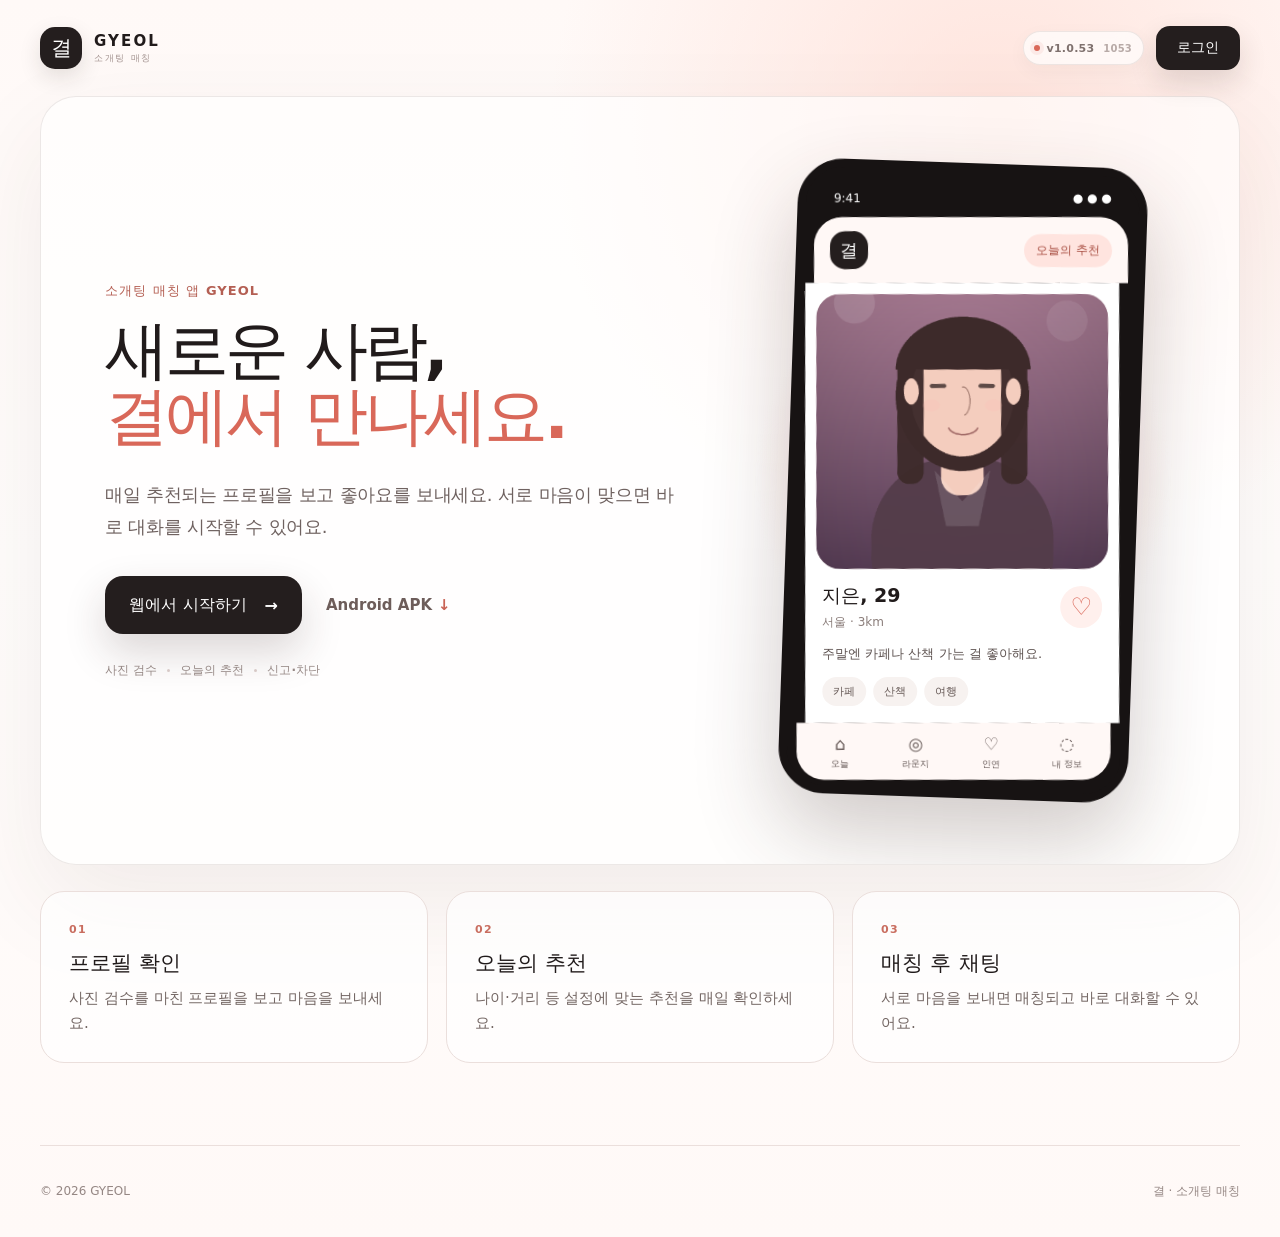
<file: index.html>
<!doctype html>
<html lang="ko">
<head>
  <meta charset="utf-8" />
  <meta name="viewport" content="width=device-width, initial-scale=1" />
  <meta name="theme-color" content="#fff9f7" />
  <meta name="description" content="결(GYEOL) — 매일 새로운 프로필을 추천받고, 매칭되면 바로 대화하세요." />
  <title>결 · GYEOL</title>
  <link rel="stylesheet" href="./styles.css" />
</head>
<body>
  <main class="site-shell">
    <nav class="topbar" aria-label="주요 메뉴">
      <a class="brand" href="./" aria-label="결 홈">
        <span class="brand-mark">결</span>
        <span class="brand-copy"><strong>GYEOL</strong><small>소개팅 매칭</small></span>
      </a>
      <div class="topbar-actions">
        <span class="version-chip" aria-label="빌드 버전"><i></i><span id="siteVersion">v--</span><em id="siteBuild">--</em></span>
        <button class="login-trigger" id="loginTrigger" type="button" aria-haspopup="dialog" aria-controls="loginDialog">로그인</button>
      </div>
    </nav>

    <section class="hero" aria-labelledby="heroTitle">
      <div class="hero-copy">
        <p class="eyebrow">소개팅 매칭 앱 GYEOL</p>
        <h1 id="heroTitle">새로운 사람,<br /><em>결에서 만나세요.</em></h1>
        <p class="lead">매일 추천되는 프로필을 보고 좋아요를 보내세요. 서로 마음이 맞으면 바로 대화를 시작할 수 있어요.</p>
        <div class="hero-actions" id="download">
          <button class="download" id="heroLoginTrigger" type="button">웹에서 시작하기 <span aria-hidden="true">→</span></button>
          <a class="text-action" href="https://github.com/programmer119/gyeol-apk/releases/latest/download/GYEOL.apk">Android APK <span aria-hidden="true">↓</span></a>
        </div>
        <div class="trust-row" aria-label="서비스 핵심 기능">
          <span>사진 검수</span><span>오늘의 추천</span><span>신고·차단</span>
        </div>
      </div>

      <div class="hero-visual" aria-label="결 앱 미리보기">
        <div class="visual-glow"></div>
        <div class="phone">
          <div class="phone-top"><span>9:41</span><span>● ● ●</span></div>
          <div class="app-head"><span class="app-logo">결</span><span class="pill">오늘의 추천</span></div>
          <article class="profile-card">
            <img class="portrait" src="./review-assets/review-user-b.png" alt="프로필 예시" />
            <div class="profile-meta">
              <div><strong>지은, 29</strong><span>서울 · 3km</span></div>
              <button type="button" aria-label="좋아요">♡</button>
            </div>
            <p>주말엔 카페나 산책 가는 걸 좋아해요.</p>
            <div class="tags"><span>카페</span><span>산책</span><span>여행</span></div>
          </article>
          <div class="bottom-nav"><span>⌂<small>오늘</small></span><span>◎<small>라운지</small></span><span>♡<small>인연</small></span><span>◌<small>내 정보</small></span></div>
        </div>
      </div>
    </section>

    <section class="principles" aria-label="결 서비스 원칙">
      <article><span>01</span><h2>프로필 확인</h2><p>사진 검수를 마친 프로필을 보고 마음을 보내세요.</p></article>
      <article><span>02</span><h2>오늘의 추천</h2><p>나이·거리 등 설정에 맞는 추천을 매일 확인하세요.</p></article>
      <article><span>03</span><h2>매칭 후 채팅</h2><p>서로 마음을 보내면 매칭되고 바로 대화할 수 있어요.</p></article>
    </section>

    <footer><span>© 2026 GYEOL</span><span>결 · 소개팅 매칭</span></footer>
  </main>

  <div class="login-dialog-backdrop" id="loginDialog" hidden>
    <section class="login-dialog" role="dialog" aria-modal="true" aria-labelledby="loginDialogTitle">
      <button class="dialog-close" id="loginClose" type="button" aria-label="로그인 창 닫기">×</button>
      <div class="dialog-heading">
        <span class="dialog-brand">결</span>
        <div><p>GYEOL ACCOUNT</p><h2 id="loginDialogTitle">로그인</h2></div>
      </div>

      <div class="demo-account-box" id="demoAccountBox">
        <div class="demo-account-head">
          <label for="demoAccountSelect">시연 계정 선택</label>
          <span class="account-info" aria-hidden="true">i</span>
        </div>
        <select id="demoAccountSelect" aria-label="시연 계정 선택">
          <option value="">계정을 선택하세요</option>
          <option value="USER">일반 사용자</option>
          <option value="ADMIN">관리자</option>
        </select>
        <small>선택하면 실제 검수 계정이 로그인 입력란에 자동으로 채워집니다.</small>
      </div>

      <form class="auth-form" id="authForm" novalidate>
        <div class="auth-mode-row" id="authModeRow">
          <strong id="authModeTitle">로그인</strong>
          <button id="authModeToggle" type="button">회원가입</button>
        </div>

        <label class="field"><span>이메일</span><input id="authEmail" name="email" type="email" autocomplete="email" placeholder="name@example.com" required /></label>
        <label class="field"><span>비밀번호</span><input id="authPassword" name="password" type="password" autocomplete="current-password" minlength="10" placeholder="비밀번호" required /></label>
        <label class="field signup-only" id="confirmField" hidden><span>비밀번호 확인</span><input id="authConfirmPassword" name="confirmPassword" type="password" autocomplete="new-password" minlength="10" /></label>
        <label class="agreement signup-only" id="agreementField" hidden><input id="authAgreement" type="checkbox" /><span>만 18세 이상이며 이용약관과 개인정보 처리방침에 동의합니다.</span></label>

        <div class="auth-error" id="authError" role="alert" hidden></div>
        <button class="auth-submit" id="authSubmit" type="submit">로그인</button>
      </form>

      <p class="dialog-footnote" id="dialogFootnote">일반 회원은 앱 화면으로, 관리자는 관리자 화면으로 이동합니다.</p>
    </section>
  </div>

  <script src="./version.js"></script>
  <script src="./app.js"></script>
</body>
</html>
</file>
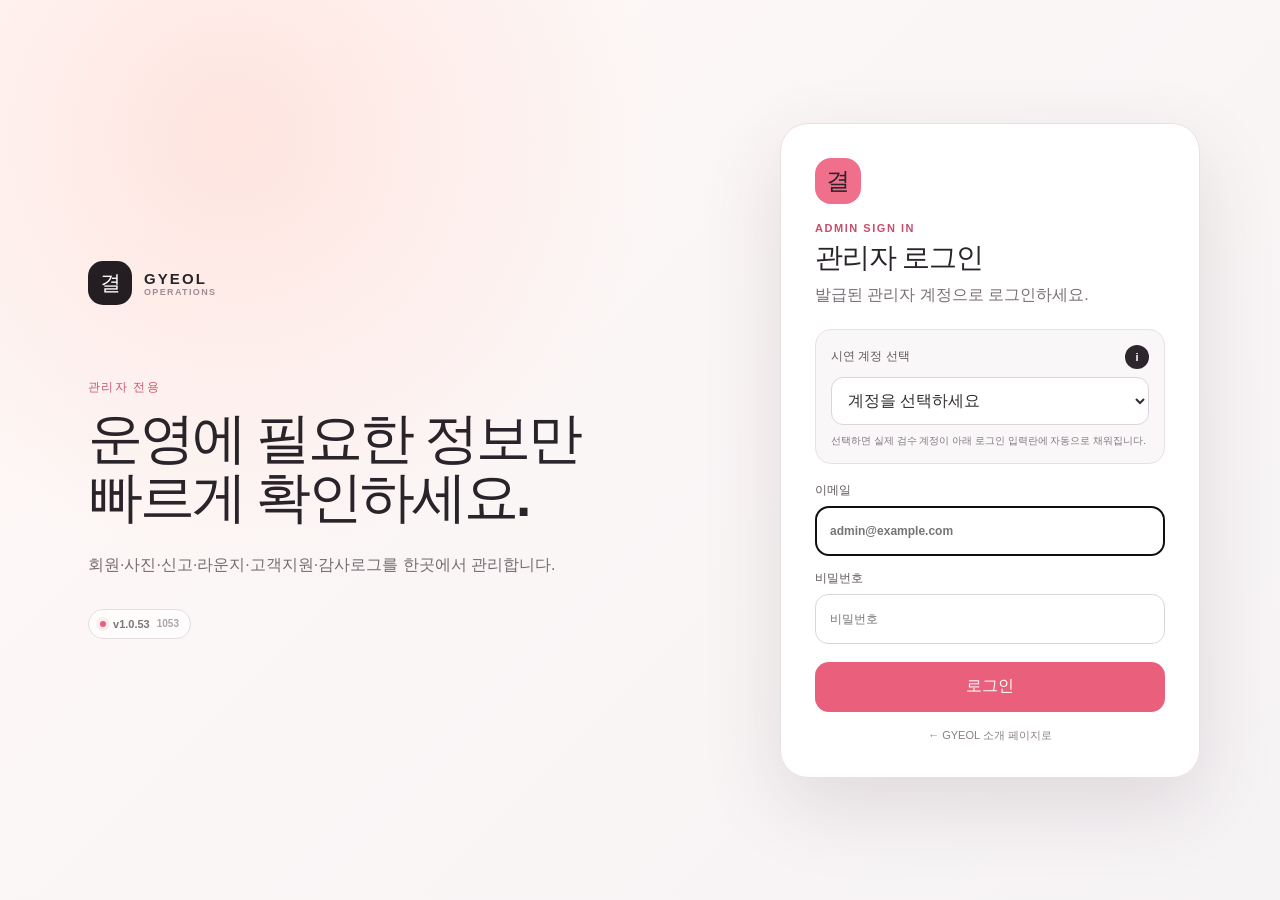
<file: admin/index.html>
<!doctype html>
<html lang="ko">
<head><meta charset="UTF-8"><meta name="viewport" content="width=device-width,initial-scale=1.0"><title>결 관리자</title>  <script type="module" crossorigin src="/admin/assets/index-B9lq2jYR.js"></script>
  <link rel="stylesheet" crossorigin href="/admin/assets/index-Dcj7wbnV.css">
</head>
<body><div id="root"></div></body>
</html>
</file>
<file: styles.css>
:root{font-family:Inter,Pretendard,"Noto Sans KR",system-ui,-apple-system,BlinkMacSystemFont,"Segoe UI",sans-serif;color:#211b1b;background:#fff9f7;font-synthesis:none;--ink:#211b1b;--muted:#756866;--line:#ebdfdc;--accent:#d96859;--accent-soft:#fff0ec;--panel:#fffdfc}*{box-sizing:border-box}*[hidden]{display:none!important}html{scroll-behavior:smooth}body{margin:0;min-width:320px;background:radial-gradient(circle at 78% 10%,rgba(255,220,211,.74),transparent 30%),linear-gradient(180deg,#fff9f7 0%,#fffdfc 45%,#fff9f7 100%);color:var(--ink)}button,input{font:inherit}.site-shell{width:min(1440px,calc(100% - 80px));margin:0 auto}.topbar{height:96px;display:flex;align-items:center;justify-content:space-between;gap:32px}.brand{display:flex;align-items:center;gap:12px;color:inherit;text-decoration:none}.brand-mark,.app-logo,.dialog-brand{display:grid;place-items:center;background:#241e1e;color:#fff}.brand-mark{width:42px;height:42px;border-radius:15px;font-size:21px;font-weight:800;box-shadow:0 8px 22px rgba(42,30,28,.12)}.brand-copy{display:flex;flex-direction:column;gap:2px}.brand-copy strong{font-size:15px;letter-spacing:.14em}.brand-copy small{font-size:9px;letter-spacing:.18em;color:#a39390;font-weight:800}.topbar-actions{display:flex;align-items:center;gap:12px}.version-chip{height:34px;display:inline-flex;align-items:center;gap:7px;padding:0 11px 0 10px;border:1px solid rgba(77,57,54,.10);border-radius:999px;background:rgba(255,255,255,.68);box-shadow:0 6px 20px rgba(59,40,37,.04);color:#7f716e;font-size:11px;font-weight:700;letter-spacing:.02em;backdrop-filter:blur(12px)}.version-chip i{width:6px;height:6px;border-radius:50%;background:#d96859;box-shadow:0 0 0 4px rgba(217,104,89,.09)}.version-chip em{font-style:normal;color:#b8aaa7;font-size:10px;padding-left:2px}.login-trigger{height:44px;padding:0 21px;border:0;border-radius:14px;background:#241e1e;color:white;font-size:14px;font-weight:800;cursor:pointer;box-shadow:0 12px 28px rgba(48,32,30,.14);transition:transform .18s ease,box-shadow .18s ease}.login-trigger:hover{transform:translateY(-1px);box-shadow:0 15px 34px rgba(48,32,30,.18)}.hero{min-height:680px;display:grid;grid-template-columns:minmax(560px,1.15fr) minmax(420px,.85fr);align-items:center;gap:72px;padding:66px clamp(44px,5vw,84px);border:1px solid rgba(101,74,68,.12);border-radius:36px;background:rgba(255,255,255,.62);box-shadow:0 38px 100px rgba(82,50,44,.08);overflow:hidden}.hero-copy{max-width:720px;position:relative;z-index:2}.eyebrow{margin:0 0 18px;color:#b45f53;font-size:13px;font-weight:850;letter-spacing:.08em}.hero h1{margin:0;font-size:clamp(54px,5vw,78px);line-height:1.03;letter-spacing:-.06em}.hero h1 em{font-style:normal;color:var(--accent)}.lead{max-width:620px;margin:30px 0 34px;font-size:18px;line-height:1.75;color:#6f6260;letter-spacing:-.015em}.hero-actions{display:flex;align-items:center;gap:20px;flex-wrap:wrap}.download{min-height:58px;display:inline-flex;align-items:center;justify-content:center;gap:18px;padding:0 24px;border:0;border-radius:18px;background:#241e1e;color:#fff;text-decoration:none;font-size:16px;font-weight:850;box-shadow:0 18px 42px rgba(53,34,31,.18);cursor:pointer}.text-action{min-height:48px;display:inline-flex;align-items:center;padding:0 4px;border:0;background:transparent;color:#6d5d5a;text-decoration:none;font-size:15px;font-weight:800;cursor:pointer}.text-action span{margin-left:6px;color:#c96355}.trust-row{display:flex;align-items:center;gap:10px;margin-top:28px;color:#958784;font-size:12px;font-weight:700}.trust-row span{display:inline-flex;align-items:center}.trust-row span+span:before{content:"";width:3px;height:3px;border-radius:50%;background:#d7c9c6;margin-right:10px}.hero-visual{position:relative;display:grid;place-items:center;min-width:0}.visual-glow{position:absolute;width:420px;height:420px;border-radius:50%;background:radial-gradient(circle,#ffd9d1 0%,rgba(255,225,218,.55) 38%,transparent 70%);filter:blur(2px)}.phone{position:relative;width:min(100%,350px);background:#171313;border:8px solid #171313;border-radius:46px;padding:10px;box-shadow:0 38px 84px rgba(64,41,36,.24);transform:rotate(2deg)}.phone>*{transform:rotate(-2deg)}.phone-top{display:flex;justify-content:space-between;color:#fff;padding:10px 18px 12px;font-size:12px}.app-head{height:66px;background:#fff8f6;border-radius:28px 28px 0 0;padding:14px 16px;display:flex;align-items:center;justify-content:space-between}.app-logo{width:38px;height:38px;border-radius:15px;font-size:18px}.pill{background:#ffe4df;color:#a84e42;padding:8px 12px;border-radius:999px;font-size:12px;font-weight:800}.profile-card{background:#fff;margin:0;padding:11px 11px 17px}.portrait{width:100%;height:275px;border-radius:24px;display:block;object-fit:cover;object-position:center 30%;background:#eadad6}.profile-meta{display:flex;align-items:center;justify-content:space-between;padding:14px 6px 5px}.profile-meta strong{display:block;font-size:19px}.profile-meta span{display:block;color:#8b7e7b;font-size:12px;margin-top:5px}.profile-meta button{width:42px;height:42px;border:0;border-radius:50%;background:#fff0ed;color:#d96657;font-size:24px}.profile-card p{margin:8px 6px 13px;color:#5e5351;font-size:13px;line-height:1.55}.tags{display:flex;gap:7px;padding:0 6px}.tags span{background:#f7f2f0;border-radius:999px;padding:7px 11px;font-size:11px;color:#655855}.bottom-nav{display:grid;grid-template-columns:repeat(4,1fr);background:#fff8f6;border-radius:0 0 28px 28px;padding:11px 6px 9px;color:#645755}.bottom-nav span{text-align:center;font-size:17px}.bottom-nav small{display:block;font-size:9px;margin-top:4px}.principles{display:grid;grid-template-columns:repeat(3,1fr);gap:18px;padding:26px 0 82px}.principles article{padding:26px 28px;border:1px solid var(--line);border-radius:24px;background:rgba(255,255,255,.72)}.principles article>span{color:#c96d5f;font-size:11px;font-weight:900;letter-spacing:.12em}.principles h2{font-size:21px;margin:12px 0 9px}.principles p{margin:0;color:#746764;line-height:1.65;font-size:15px}footer{min-height:92px;border-top:1px solid var(--line);display:flex;align-items:center;justify-content:space-between;gap:20px;color:#958784;font-size:12px}.login-dialog-backdrop{position:fixed;inset:0;z-index:1000;display:grid;place-items:center;padding:28px;background:rgba(30,22,21,.50);backdrop-filter:blur(14px)}.login-dialog-backdrop[hidden]{display:none}.dialog-open{overflow:hidden}.login-dialog{position:relative;width:min(520px,100%);max-height:calc(100vh - 40px);overflow:auto;padding:34px;border:1px solid rgba(101,74,68,.12);border-radius:30px;background:rgba(255,253,252,.98);box-shadow:0 40px 100px rgba(40,26,24,.28)}.dialog-close{position:absolute;top:18px;right:18px;width:38px;height:38px;border:0;border-radius:50%;background:#f5efed;color:#7a6b68;font-size:24px;line-height:1;cursor:pointer}.dialog-heading{display:flex;align-items:center;gap:13px;margin-bottom:24px}.dialog-brand{width:48px;height:48px;border-radius:17px;font-size:22px;font-weight:850}.dialog-heading p{margin:0 0 3px;color:#b37970;font-size:10px;font-weight:900;letter-spacing:.15em}.dialog-heading h2{margin:0;font-size:27px;letter-spacing:-.035em}.role-tabs{display:grid;grid-template-columns:1fr 1fr;padding:4px;border-radius:15px;background:#f3ecea;margin-bottom:22px}.role-tab{height:42px;border:0;border-radius:11px;background:transparent;color:#8d7c79;font-size:14px;font-weight:800;cursor:pointer}.role-tab.active{background:#fff;box-shadow:0 4px 14px rgba(73,49,45,.09);color:#2a2221}.auth-form{display:grid;gap:14px}.auth-mode-row{display:flex;align-items:center;justify-content:space-between;gap:16px}.auth-mode-row strong{font-size:15px}.auth-mode-row button{border:0;background:transparent;color:#c45f51;font-size:13px;font-weight:800;cursor:pointer}.field{display:grid;gap:7px}.field>span{font-size:12px;font-weight:800;color:#6e605d}.field input{width:100%;height:50px;padding:0 15px;border:1px solid #e7d9d6;border-radius:14px;outline:none;background:#fff;color:#211b1b;font-size:15px;transition:border-color .16s ease,box-shadow .16s ease}.field input:focus{border-color:#d88175;box-shadow:0 0 0 4px rgba(217,104,89,.10)}.agreement{display:flex;align-items:flex-start;gap:9px;padding:2px 1px;color:#786a67;font-size:12px;line-height:1.5}.agreement input{margin-top:2px;accent-color:#d96859}.auth-error{padding:11px 13px;border-radius:12px;background:#fff0ed;color:#a54438;font-size:12px;font-weight:750;line-height:1.45}.auth-submit{height:52px;border:0;border-radius:15px;background:#241e1e;color:#fff;font-size:15px;font-weight:850;cursor:pointer;box-shadow:0 14px 30px rgba(48,32,30,.15)}.auth-submit:disabled{opacity:.58;cursor:wait}.review-account{margin-top:20px;padding:16px;border:1px solid #eadcd8;border-radius:17px;background:linear-gradient(135deg,#fff8f5,#fffdfc)}.review-account-head{display:flex;align-items:center;justify-content:space-between;margin-bottom:12px}.review-account-head>div{display:flex;align-items:center;gap:8px}.review-dot{width:7px;height:7px;border-radius:50%;background:#d96859;box-shadow:0 0 0 4px rgba(217,104,89,.09)}.review-account-head strong{font-size:13px}.review-account-head small{font-size:10px;color:#aa9995;font-weight:700}.review-credential{display:grid;grid-template-columns:65px 1fr;align-items:center;gap:8px;min-height:29px}.review-credential span{font-size:11px;color:#9b8b87}.review-credential code{font-family:ui-monospace,SFMono-Regular,Menlo,Consolas,monospace;font-size:11px;color:#5d504e;overflow-wrap:anywhere}.review-fill{width:100%;height:40px;margin-top:11px;border:1px solid #e0d0cc;border-radius:12px;background:#fff;color:#5c4e4b;font-size:12px;font-weight:850;cursor:pointer}.dialog-footnote{margin:14px 4px 0;color:#9b8b87;font-size:11px;line-height:1.55;text-align:center}
@media(max-width:1040px){.site-shell{width:min(100% - 40px,960px)}.hero{grid-template-columns:1fr .7fr;gap:40px;padding:52px 42px}.hero h1{font-size:clamp(48px,6vw,66px)}.phone{width:min(100%,310px)}.portrait{height:235px}}
@media(max-width:780px){.site-shell{width:min(100% - 28px,680px)}.topbar{height:78px}.brand-copy small{display:none}.version-chip{height:31px;padding:0 9px}.version-chip em{display:none}.login-trigger{height:40px;padding:0 16px}.hero{min-height:0;display:flex;flex-direction:column;align-items:stretch;gap:42px;padding:42px 24px 34px;border-radius:28px}.hero-copy{max-width:none}.hero h1{font-size:clamp(42px,12vw,58px)}.lead{font-size:16px;margin:22px 0 28px}.hero-actions{align-items:stretch;flex-direction:column}.download{width:100%}.text-action{width:100%}.hero-visual{padding:8px 0 12px}.phone{width:min(86vw,330px)}.principles{grid-template-columns:1fr;padding-bottom:54px}.principles article{padding:22px 24px}footer{min-height:78px}.dialog-heading{padding-right:38px}}
@media(max-width:520px){.site-shell{width:100%;padding:0 14px}.topbar{height:72px}.brand-mark{width:38px;height:38px;border-radius:14px}.brand-copy strong{font-size:14px}.version-chip{font-size:10px}.hero{padding:36px 20px 28px;border-radius:24px}.hero h1{font-size:clamp(38px,12vw,52px)}.trust-row{flex-wrap:wrap}.phone{width:min(88vw,315px)}.login-dialog-backdrop{padding:10px;place-items:end center}.login-dialog{width:100%;max-height:92vh;padding:26px 20px 24px;border-radius:26px 26px 18px 18px}.dialog-close{top:14px;right:14px}.dialog-heading h2{font-size:24px}.principles{padding-top:18px}footer{padding:0 4px}}

/* 1.0.40 - reference-aligned compact demo account login */
.login-dialog{width:min(460px,100%);padding:32px}.demo-account-box{margin:0 0 20px;padding:14px;border:1px solid #eadfdb;border-radius:15px;background:#faf6f4}.demo-account-head{display:flex;align-items:center;justify-content:space-between;margin-bottom:8px}.demo-account-head label{font-size:12px;font-weight:850;color:#5e514e}.account-info{display:grid;place-items:center;width:22px;height:22px;border-radius:50%;background:#2a2322;color:#fff;font-size:10px;font-weight:900}.demo-account-box select{width:100%;height:46px;border:1px solid #e2d5d2;border-radius:12px;padding:0 12px;background:#fff;color:#2d2524;font:inherit;font-size:13px;font-weight:750;outline:none}.demo-account-box select:focus{border-color:#d88175;box-shadow:0 0 0 4px rgba(217,104,89,.10)}.demo-account-box small{display:block;margin-top:8px;color:#8d7d79;font-size:10px;line-height:1.5}.auth-mode-row{padding-top:1px}.dialog-footnote{margin-top:16px}
</file>
<file: admin/assets/index-Dcj7wbnV.css>
:root{font-family:Pretendard,-apple-system,BlinkMacSystemFont,Segoe UI,sans-serif;color:#29242a;background:#f7f5f7;font-synthesis:none}*{box-sizing:border-box}body{margin:0}button,input{font:inherit}button{cursor:pointer}.shell{display:grid;grid-template-columns:248px minmax(0,1fr);min-height:100vh}aside{position:sticky;top:0;height:100vh;background:#221d23;color:#fff;padding:24px 18px;display:flex;flex-direction:column}.brand{display:flex;align-items:center;gap:12px;padding:4px 8px 28px}.brand>span,.login-mark{display:grid;place-items:center;width:46px;height:46px;border-radius:16px;background:#f06f8b;font-size:24px;font-weight:900}.brand div{display:grid}.brand small{color:#a99fa9;font-size:10px;letter-spacing:1.4px;margin-top:3px}nav{display:grid;gap:6px}nav button,.logout{border:0;background:transparent;color:#c9c0c9;border-radius:12px;padding:12px 14px;text-align:left;display:flex;gap:12px;align-items:center}nav button:hover,nav button.active{background:#3a3039;color:#fff}nav button.active{box-shadow:inset 3px 0 #f06f8b}.logout{margin-top:auto;border:1px solid #4c414b}main{padding:34px;min-width:0}header{display:flex;justify-content:space-between;align-items:center;margin-bottom:26px}.eyebrow{color:#8c818c;margin:0 0 5px;font-size:13px}h1,h2{margin:0;letter-spacing:-.6px}header h1{font-size:30px}.refresh,.search button,.actions button,.row-actions button,.photo-card button{border:1px solid #ded7df;background:#fff;border-radius:11px;min-height:40px;padding:0 14px}.primary{background:#e95f7c!important;color:#fff!important;border-color:#e95f7c!important}.alert{display:flex;justify-content:space-between;align-items:center;background:#fff0f2;color:#9e2440;border:1px solid #ffc7d2;padding:13px 16px;border-radius:13px;margin-bottom:18px}.alert button{border:0;background:transparent;font-size:20px}.metrics{display:grid;grid-template-columns:repeat(4,minmax(0,1fr));gap:14px}.metrics button{background:#fff;border:1px solid #e9e3e9;border-radius:20px;padding:20px;text-align:left;min-height:150px}.metrics span,.metrics small{display:block;color:#7d727d}.metrics strong{display:block;font-size:34px;margin:14px 0}.panel{margin-top:18px;background:linear-gradient(135deg,#fff,#fff4f6);border:1px solid #eadfe3;border-radius:22px;padding:26px;display:flex;justify-content:space-between;gap:40px}.panel p:last-child{max-width:560px;line-height:1.65;color:#665e66}.search{display:flex;gap:8px;margin-bottom:18px}.search input{width:min(420px,100%);min-height:44px;border:1px solid #dcd5dc;border-radius:12px;padding:0 14px;background:#fff}.loading,.empty{min-height:360px;display:grid;place-content:center;text-align:center;color:#887e88;background:#fff;border:1px solid #e9e3e9;border-radius:20px}.empty strong{color:#3d363d;font-size:18px}.empty span{margin-top:8px}.photo-grid{display:grid;grid-template-columns:repeat(4,minmax(0,1fr));gap:16px}.photo-card{background:#fff;border:1px solid #e8e1e8;border-radius:18px;padding:12px;overflow:hidden}.photo-card img{width:100%;aspect-ratio:3/4;object-fit:cover;border-radius:12px;background:#eee}.photo-card>div:not(.actions){display:flex;justify-content:space-between;margin-top:12px}.photo-card p{min-height:42px;color:#7b717b;font-size:13px}.actions,.row-actions{display:flex;gap:7px}.actions button{flex:1}.table-wrap{background:#fff;border:1px solid #e8e2e8;border-radius:18px;overflow:auto}table{width:100%;border-collapse:collapse;min-width:850px}th,td{text-align:left;padding:14px 15px;border-bottom:1px solid #eee9ee;vertical-align:middle}th{font-size:12px;color:#7b727b;background:#fbfafb}td{font-size:14px}.status{display:inline-block;padding:4px 8px;border-radius:999px;background:#eee;font-size:11px;font-weight:800}.status-active,.status-resolved,.status-verified{background:#e4f7ed;color:#187443}.status-open,.status-pending,.status-review{background:#fff2d5;color:#8b5c00}.status-suspended,.status-rejected{background:#ffe3e8;color:#a92b48}.truncate{display:block;max-width:260px;white-space:nowrap;overflow:hidden;text-overflow:ellipsis}.muted{color:#aaa}code{font-size:11px;display:block;max-width:300px;white-space:nowrap;overflow:hidden;text-overflow:ellipsis}.login-page{min-height:100vh;display:grid;place-items:center;background:radial-gradient(circle at top,#ffe4ea,#f7f5f7 55%);padding:20px}.login-card{width:min(430px,100%);background:#fff;border:1px solid #eadfe4;border-radius:28px;padding:34px;box-shadow:0 24px 80px #4b2b361f}.login-card h1{margin-top:22px}.login-card>p{color:#796f79}.login-card label{display:grid;gap:7px;margin:24px 0 16px;font-weight:700}.login-card input{min-height:50px;border:1px solid #dcd4dc;border-radius:13px;padding:0 14px}.login-card>button{width:100%;min-height:50px;border:0;border-radius:14px;font-weight:800}@media(max-width:1100px){.metrics,.photo-grid{grid-template-columns:repeat(2,1fr)}}@media(max-width:760px){.shell{grid-template-columns:1fr}aside{position:static;height:auto;padding:14px}.brand{padding-bottom:12px}nav{display:flex;overflow:auto}nav button{white-space:nowrap}.logout{display:none}main{padding:20px}.panel{display:block}.photo-grid{grid-template-columns:1fr}.metrics{grid-template-columns:1fr 1fr}}.modal-backdrop{position:fixed;top:0;right:0;bottom:0;left:0;z-index:50;background:#1812188f;display:grid;place-items:center;padding:24px}.conversation{width:min(680px,100%);max-height:min(760px,90vh);background:#fff;border-radius:24px;box-shadow:0 30px 90px #140a1247;display:flex;flex-direction:column;overflow:hidden}.conversation-head{padding:22px 24px 18px;border-bottom:1px solid #eee7ed;display:flex;justify-content:space-between;align-items:flex-start}.conversation-head button{border:0;background:#f5f1f4;border-radius:99px;width:38px;height:38px;font-size:23px}.message-list{padding:20px;overflow:auto;display:grid;gap:12px}.message{max-width:82%;padding:13px 15px;border-radius:18px;background:#f4f0f4}.message-admin{justify-self:end;background:#ffe7ed}.message strong{font-size:12px}.message p{margin:5px 0 8px;white-space:pre-wrap;line-height:1.5}.message time{font-size:10px;color:#887e88}.empty.compact{min-height:180px;border:0}.cell-sub{display:block;color:#8a8088;font-size:11px;margin-top:3px}.preview-button{border-color:#f0a0b2!important;color:#b82d50!important;background:#fff7f9!important;font-weight:800}.preview-backdrop{place-items:stretch;padding:18px}.preview-dialog{background:#f8f6f8;border-radius:26px;box-shadow:0 30px 100px #140a1259;display:flex;flex-direction:column;overflow:hidden}.preview-head{display:flex;justify-content:space-between;align-items:center;padding:20px 24px;background:#fff;border-bottom:1px solid #e9e2e8}.preview-layout{display:grid;grid-template-columns:minmax(280px,360px) minmax(420px,1fr);grid-template-rows:auto 1fr;gap:18px;padding:18px;overflow:auto}.preview-notice{background:#2b242b;color:#fff;border-radius:20px;padding:20px;display:grid;gap:8px;align-content:start}.preview-notice span{color:#d0c8cf;line-height:1.55}.preview-notice small{color:#ffb3c3}.preview-alert{grid-column:1;margin:0}.phone-frame{grid-row:1/span 2;grid-column:2;width:min(520px,100%);justify-self:center;background:#fff;border:10px solid #2d272d;border-radius:42px;box-shadow:0 28px 70px #23171f2e;overflow:hidden;min-height:720px;display:flex;flex-direction:column}.phone-top{display:flex;align-items:center;gap:12px;padding:20px 18px 14px;background:linear-gradient(135deg,#ffe5eb,#fff)}.phone-top>span{display:grid;place-items:center;width:42px;height:42px;border-radius:15px;background:#e95f7c;color:#fff;font-weight:900;font-size:21px}.phone-top div{display:grid;flex:1}.phone-top small{color:#7d737c}.phone-top i{font-style:normal;font-size:11px;font-weight:800;background:#2d272d;color:#fff;padding:6px 9px;border-radius:99px}.phone-tabs{display:grid;grid-template-columns:repeat(5,1fr);border-bottom:1px solid #eee7ed}.phone-tabs button{border:0;background:#fff;padding:13px 4px;color:#817780;font-size:12px}.phone-tabs button.active{color:#d94367;font-weight:900;border-bottom:3px solid #e95f7c}.phone-content{flex:1;overflow:auto;background:#fbf9fb;padding:14px}.preview-home{display:grid;gap:14px}.profile-hero{background:#fff;border:1px solid #eee7ed;border-radius:22px;padding:14px;display:flex;gap:14px}.profile-hero img,.avatar-fallback{width:112px;height:144px;object-fit:cover;border-radius:18px;background:#f1e8ed}.avatar-fallback{display:grid;place-items:center;font-size:38px;font-weight:900;color:#c54a69}.profile-hero div:last-child{display:flex;flex-direction:column;align-items:flex-start}.profile-hero strong{font-size:21px}.profile-hero span{font-size:12px;color:#817780;margin:4px 0 10px}.profile-hero p{line-height:1.5;margin:0}.mini-metrics{display:grid;grid-template-columns:repeat(4,1fr);gap:8px}.mini-metrics div{background:#fff;border:1px solid #eee7ed;border-radius:16px;padding:13px 8px;text-align:center}.mini-metrics strong,.mini-metrics span{display:block}.mini-metrics strong{font-size:20px}.mini-metrics span{font-size:10px;color:#857b84;margin-top:4px}.preview-section{background:linear-gradient(135deg,#fff0f4,#fff);border:1px solid #f0d7df;border-radius:18px;padding:18px}.preview-section h3,.preview-section p{margin:0}.preview-section p{margin-top:8px;line-height:1.55;color:#6f666e}.preview-cards{display:grid;gap:10px}.preview-cards h3{margin:2px 0 4px}.preview-cards article{background:#fff;border:1px solid #eee7ed;border-radius:18px;overflow:hidden;display:flex}.preview-cards article>img{width:112px;height:138px;object-fit:cover}.preview-cards article>div{padding:14px;display:grid;gap:5px;align-content:center}.preview-cards article p{margin:3px 0;line-height:1.45}.preview-cards article span{font-size:11px;color:#817780}.preview-empty{background:#fff;border:1px dashed #d9cfd7;border-radius:18px;padding:40px 16px;text-align:center;color:#827881}@media(max-width:900px){.preview-layout{grid-template-columns:1fr}.preview-notice,.preview-alert,.phone-frame{grid-column:1;grid-row:auto}.phone-frame{min-height:640px}.preview-head{align-items:flex-start;gap:16px}.preview-head .row-actions{flex-wrap:wrap}}@media(max-width:560px){.preview-backdrop{padding:0}.preview-dialog{border-radius:0}.preview-layout{padding:8px}.phone-frame{border-width:5px;border-radius:28px}.phone-tabs button{font-size:10px}.mini-metrics{grid-template-columns:1fr 1fr}}.members-toolbar{display:flex;justify-content:space-between;align-items:flex-start;gap:12px}.create-operational{min-height:44px;border:0;border-radius:12px;padding:0 16px}.header-actions{display:flex;gap:9px;align-items:center}.member-name{display:flex;align-items:center;gap:8px;white-space:nowrap}.operational-badge{display:inline-flex;padding:4px 7px;border-radius:99px;background:#2f2830;color:#fff;font-size:10px;font-weight:800}.operational-action{border-color:#8c77d5!important;color:#5940a7!important;background:#f6f2ff!important;font-weight:800}.form-dialog{width:min(800px,100%);max-height:min(880px,94vh);overflow:auto;background:#fff;border-radius:26px;box-shadow:0 30px 90px #140a1247;padding:26px}.form-head{display:flex;justify-content:space-between;gap:20px;align-items:flex-start}.form-head button{width:40px;height:40px;border:0;border-radius:50%;font-size:22px}.form-description{color:#716771;line-height:1.6;margin:14px 0 20px;padding:14px 16px;background:#fff5f7;border:1px solid #f3dfe5;border-radius:15px}.form-grid{display:grid;grid-template-columns:1fr 1fr;gap:15px}.form-field{display:grid;gap:7px;font-size:13px;font-weight:800}.form-field:nth-last-child(-n+2){grid-column:1/-1}.form-field input,.form-field select,.form-field textarea{width:100%;border:1px solid #dcd4dc;border-radius:12px;padding:11px 12px;font:inherit;font-weight:400;background:#fff;resize:vertical}.form-actions{display:flex;justify-content:flex-end;gap:9px;margin-top:22px}.form-actions button{min-height:44px;padding:0 18px;border:1px solid #ddd5dd;border-radius:12px;background:#fff}.compact-action{margin-top:8px!important;min-height:34px!important;border:1px solid #ded7df!important;border-radius:10px!important;padding:0 11px!important;width:max-content}.user-chat{height:100%;min-height:590px;display:flex;flex-direction:column;background:#fff;border-radius:18px;overflow:hidden}.user-chat-head{display:flex;gap:12px;align-items:center;padding:12px;border-bottom:1px solid #eee7ed}.user-chat-head>div{display:grid}.user-chat-head small{color:#817780}.chat-back{border:0;background:#f5f1f4;border-radius:10px;padding:9px 10px}.user-chat-list{flex:1;overflow:auto;padding:14px;display:flex;flex-direction:column;gap:9px;background:#faf8fa}.user-chat-message{max-width:80%;padding:10px 12px;border-radius:16px;background:#eee9ee}.user-chat-message.own{align-self:flex-end;background:#ffe1e8}.user-chat-message.other{align-self:flex-start}.user-chat-message p{margin:0;white-space:pre-wrap;line-height:1.45}.user-chat-message time{display:block;font-size:9px;color:#827881;margin-top:4px}.user-chat-compose{display:grid;grid-template-columns:1fr auto;gap:8px;padding:10px;border-top:1px solid #eee7ed}.user-chat-compose textarea{border:1px solid #dcd4dc;border-radius:12px;padding:9px;resize:none}.user-chat-compose button{border:0;border-radius:12px;padding:0 15px}.read-only-note{padding:12px;background:#fff6dd;color:#775b10;font-size:12px;text-align:center}@media(max-width:760px){.members-toolbar{display:block}.members-toolbar .search{margin-bottom:10px}.form-grid{grid-template-columns:1fr}.form-field:nth-last-child(-n+2){grid-column:auto}.form-dialog{border-radius:0;max-height:100vh;height:100vh}.user-chat{min-height:520px}}.photo-upload-field small{color:#837982;font-weight:500}.photo-upload-preview{width:100%;max-height:220px;object-fit:cover;border-radius:14px;border:1px solid #eadfe5;background:#f3eef1}.connection-dialog{width:min(720px,100%)}.member-picker{display:grid;gap:8px;max-height:330px;overflow:auto;margin:14px 0;padding:4px}.member-picker>button{display:grid;grid-template-columns:auto 1fr auto;align-items:center;gap:12px;width:100%;text-align:left;border:1px solid #e4dde3;background:#fff;border-radius:15px;padding:11px 13px}.member-picker>button:hover,.member-picker>button.selected{border-color:#e95f7c;background:#fff5f7;box-shadow:0 0 0 2px #e95f7c14}.member-picker>button>span:nth-child(2){display:grid;gap:3px}.member-picker>button small{color:#80767f}.member-picker>button i{font-style:normal;font-size:11px;color:#766b75;background:#f4f0f3;padding:5px 7px;border-radius:99px}.picker-avatar{display:grid;place-items:center;width:42px;height:42px;border-radius:14px;background:#ffe1e8;color:#b83254;font-weight:900}.member-picker .empty{min-height:160px}.form-field input[type=file]{padding:8px}.form-field input:disabled{background:#f3f0f2;color:#9a9198}.login-eyebrow{margin:18px 0 5px!important;color:#c84d6c!important;font-size:11px;font-weight:900;letter-spacing:.14em}.demo-account-box{margin:22px 0 10px;padding:15px;border:1px solid #eadfe4;border-radius:16px;background:#faf7f9}.demo-account-head{display:flex;align-items:center;justify-content:space-between;margin-bottom:8px}.demo-account-head label{margin:0!important;font-size:13px}.account-info{display:grid;place-items:center;width:24px;height:24px;border-radius:50%;background:#2d272d;color:#fff;font-size:11px;font-weight:900}.demo-account-box select{width:100%;min-height:48px;border:1px solid #dcd4dc;border-radius:12px;padding:0 12px;background:#fff;font:inherit;font-weight:700;color:#332d33}.demo-account-box small{display:block;margin-top:8px;color:#807680;line-height:1.5}.review-link-loaded{display:grid;gap:3px;margin:-5px 0 14px;padding:11px 12px;border-radius:12px;background:#f0f8f3;color:#2c6440}.review-link-loaded strong{font-size:12px}.review-link-loaded span{font-size:11px}.user-review-entry{display:grid;gap:8px;margin:18px 0 6px;padding:18px;border-radius:16px;background:#fff4f6;border:1px solid #f0dde2}.user-review-entry p{margin:0;color:#746a73;line-height:1.55;font-size:13px}.user-review-entry a{display:flex;align-items:center;justify-content:center;min-height:48px;border-radius:12px;background:#2d272d;color:#fff;text-decoration:none;font-weight:800}.login-home-link{display:block;margin-top:17px;text-align:center;color:#817780;text-decoration:none;font-size:12px}.login-card>button.primary{width:100%;min-height:50px;border:0;border-radius:14px;font-weight:800}.login-page{min-height:100vh;display:grid;place-items:center;padding:44px;background:radial-gradient(circle at 18% 15%,#ffe5e0 0,transparent 33%),linear-gradient(135deg,#fff9f7,#f6f3f5)}.admin-login-layout{width:min(1120px,100%);display:grid;grid-template-columns:minmax(0,1.08fr) minmax(390px,.72fr);gap:70px;align-items:center}.admin-login-intro{padding:32px 8px}.admin-login-brand{display:inline-flex;align-items:center;gap:12px;color:#2a2428;text-decoration:none}.admin-login-brand>span{display:grid;place-items:center;width:44px;height:44px;border-radius:15px;background:#241e22;color:#fff;font-size:21px;font-weight:900}.admin-login-brand>div{display:grid}.admin-login-brand strong{font-size:15px;letter-spacing:.14em}.admin-login-brand small{font-size:9px;color:#9b8f96;letter-spacing:.15em;font-weight:900}.login-kicker{margin:74px 0 13px!important;color:#c6576f!important;font-size:12px!important;font-weight:900;letter-spacing:.12em}.admin-login-intro h1{font-size:clamp(44px,4.3vw,64px);line-height:1.07;letter-spacing:-.055em}.admin-login-intro>p:not(.login-kicker){max-width:560px;margin:24px 0 30px;color:#756b72;line-height:1.75;font-size:16px}.admin-version{display:inline-flex;align-items:center;gap:7px;padding:8px 11px;border:1px solid #e6dde1;border-radius:999px;background:#ffffffb8;font-size:11px;font-weight:800;color:#7f747b}.admin-version i{width:6px;height:6px;border-radius:50%;background:#e95f7c;box-shadow:0 0 0 4px #e95f7c17}.admin-version em{font-style:normal;color:#aea4aa;font-size:10px}.admin-login-layout .login-card{width:100%;padding:34px;border-radius:28px;background:#fffffff5;box-shadow:0 28px 80px #37242e21}.admin-login-layout .login-card h2{margin:4px 0 0;font-size:28px;letter-spacing:-.04em}.admin-login-layout .login-description{margin:8px 0 23px;color:#7a7077}.admin-login-layout .login-card label{margin:0 0 14px;font-size:12px;color:#5f565c}.admin-login-layout .login-card input{min-height:50px}.login-submit{margin-top:4px}.client-review-account{margin-top:19px;padding:15px;border:1px solid #eadfe4;border-radius:16px;background:linear-gradient(135deg,#fff6f8,#fff)}.client-review-account>div{display:flex;align-items:center;gap:8px;margin-bottom:10px}.client-review-account>div strong{font-size:12px}.client-review-account>div small{margin-left:auto;color:#a1959d;font-size:10px}.review-status-dot{width:7px;height:7px;border-radius:50%;background:#e95f7c;box-shadow:0 0 0 4px #e95f7c17}.client-review-account p{display:grid;grid-template-columns:58px 1fr;gap:8px;align-items:center;margin:7px 0}.client-review-account p span{font-size:10px;color:#9d9299}.client-review-account code{font-size:10px;color:#625961;max-width:none}.client-review-account>button{width:100%;min-height:38px;margin-top:7px;border:1px solid #ded4da;border-radius:11px;background:#fff;color:#5c5259;font-size:11px;font-weight:900}.login-home-link{display:block;margin-top:16px;text-align:center;color:#8a7e86;text-decoration:none;font-size:11px}@media(max-width:900px){.login-page{padding:24px}.admin-login-layout{grid-template-columns:1fr;gap:28px;max-width:560px}.admin-login-intro{padding:0}.login-kicker{margin-top:30px!important}.admin-login-intro h1{font-size:42px}.admin-login-intro>p:not(.login-kicker){margin-bottom:18px}}@media(max-width:560px){.login-page{padding:12px;align-items:end}.admin-login-intro{display:none}.admin-login-layout .login-card{border-radius:26px 26px 18px 18px;padding:28px 20px}}.admin-login-layout .demo-account-box{margin:0 0 18px}.admin-login-layout .demo-account-head label{margin:0!important}.admin-login-layout .demo-account-box select{margin:0}.admin-login-layout .demo-account-box small{font-size:10px}.admin-version{white-space:nowrap}
</file>
